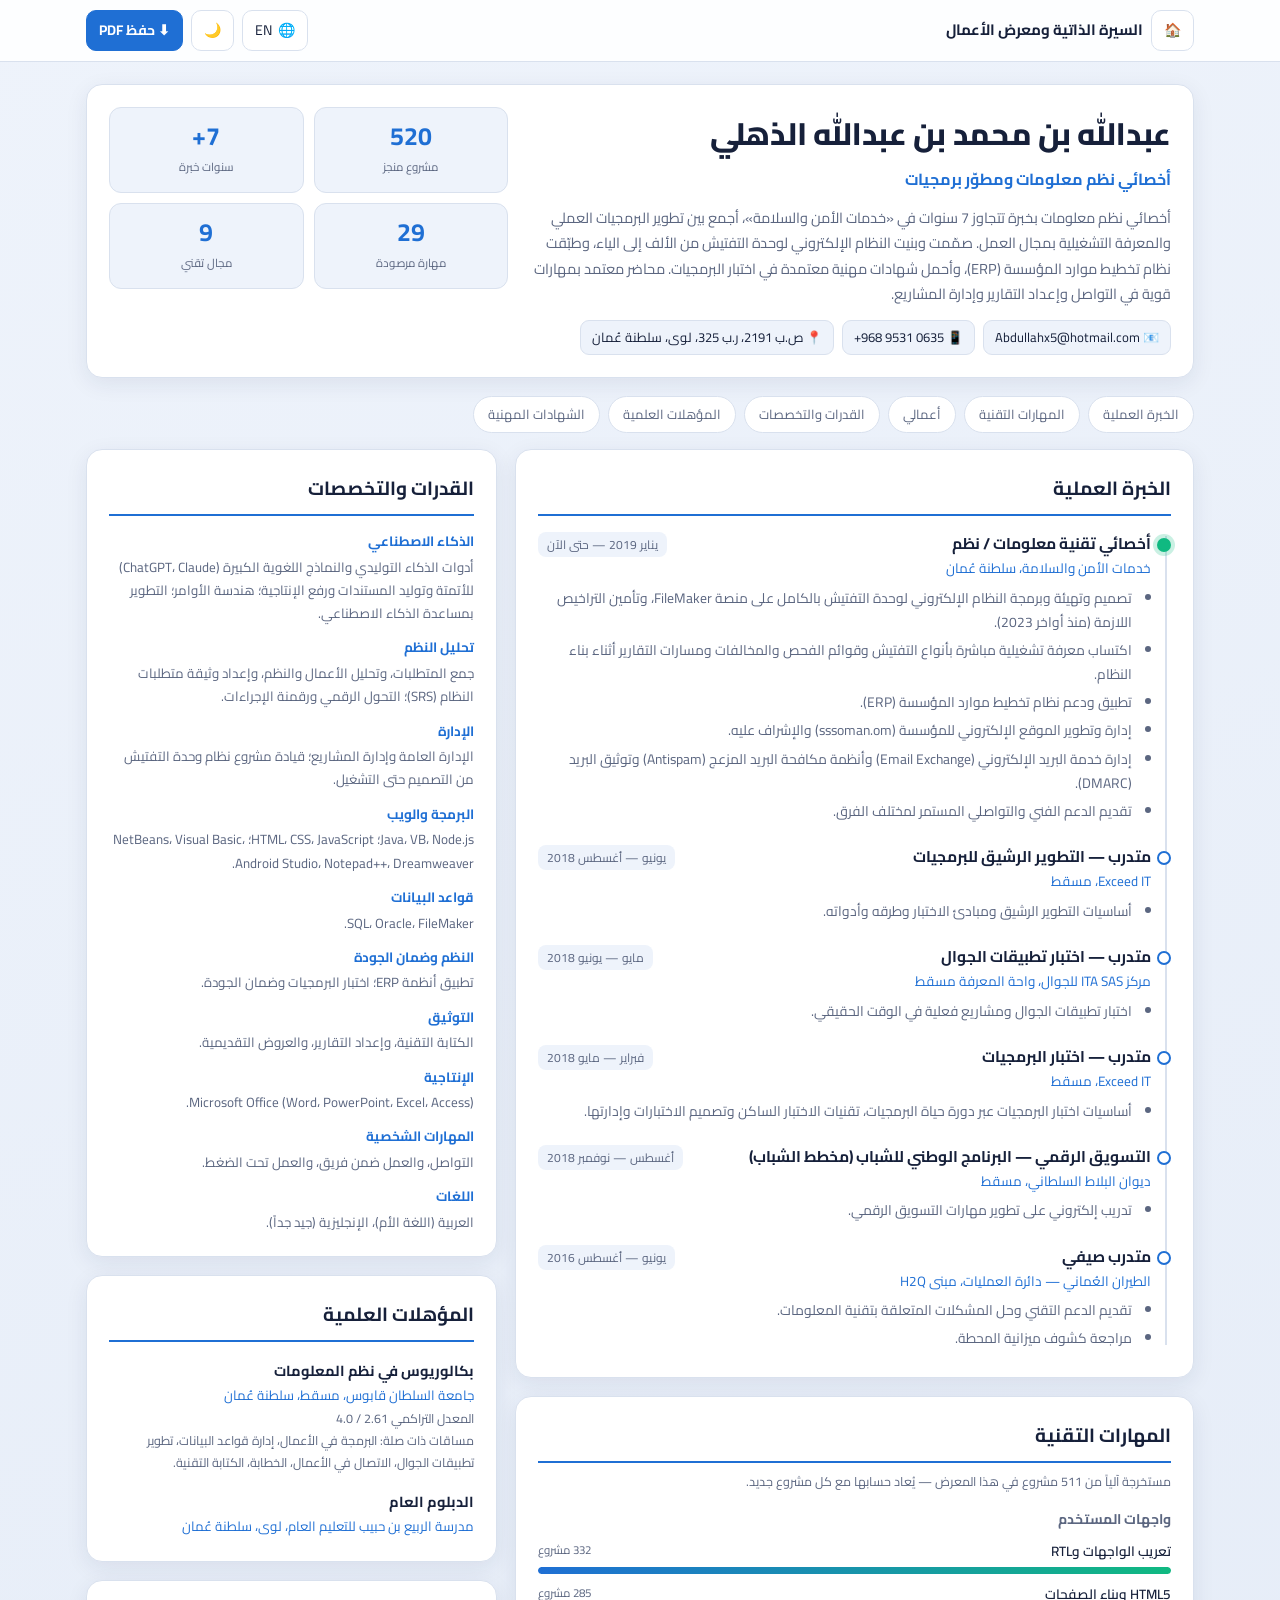
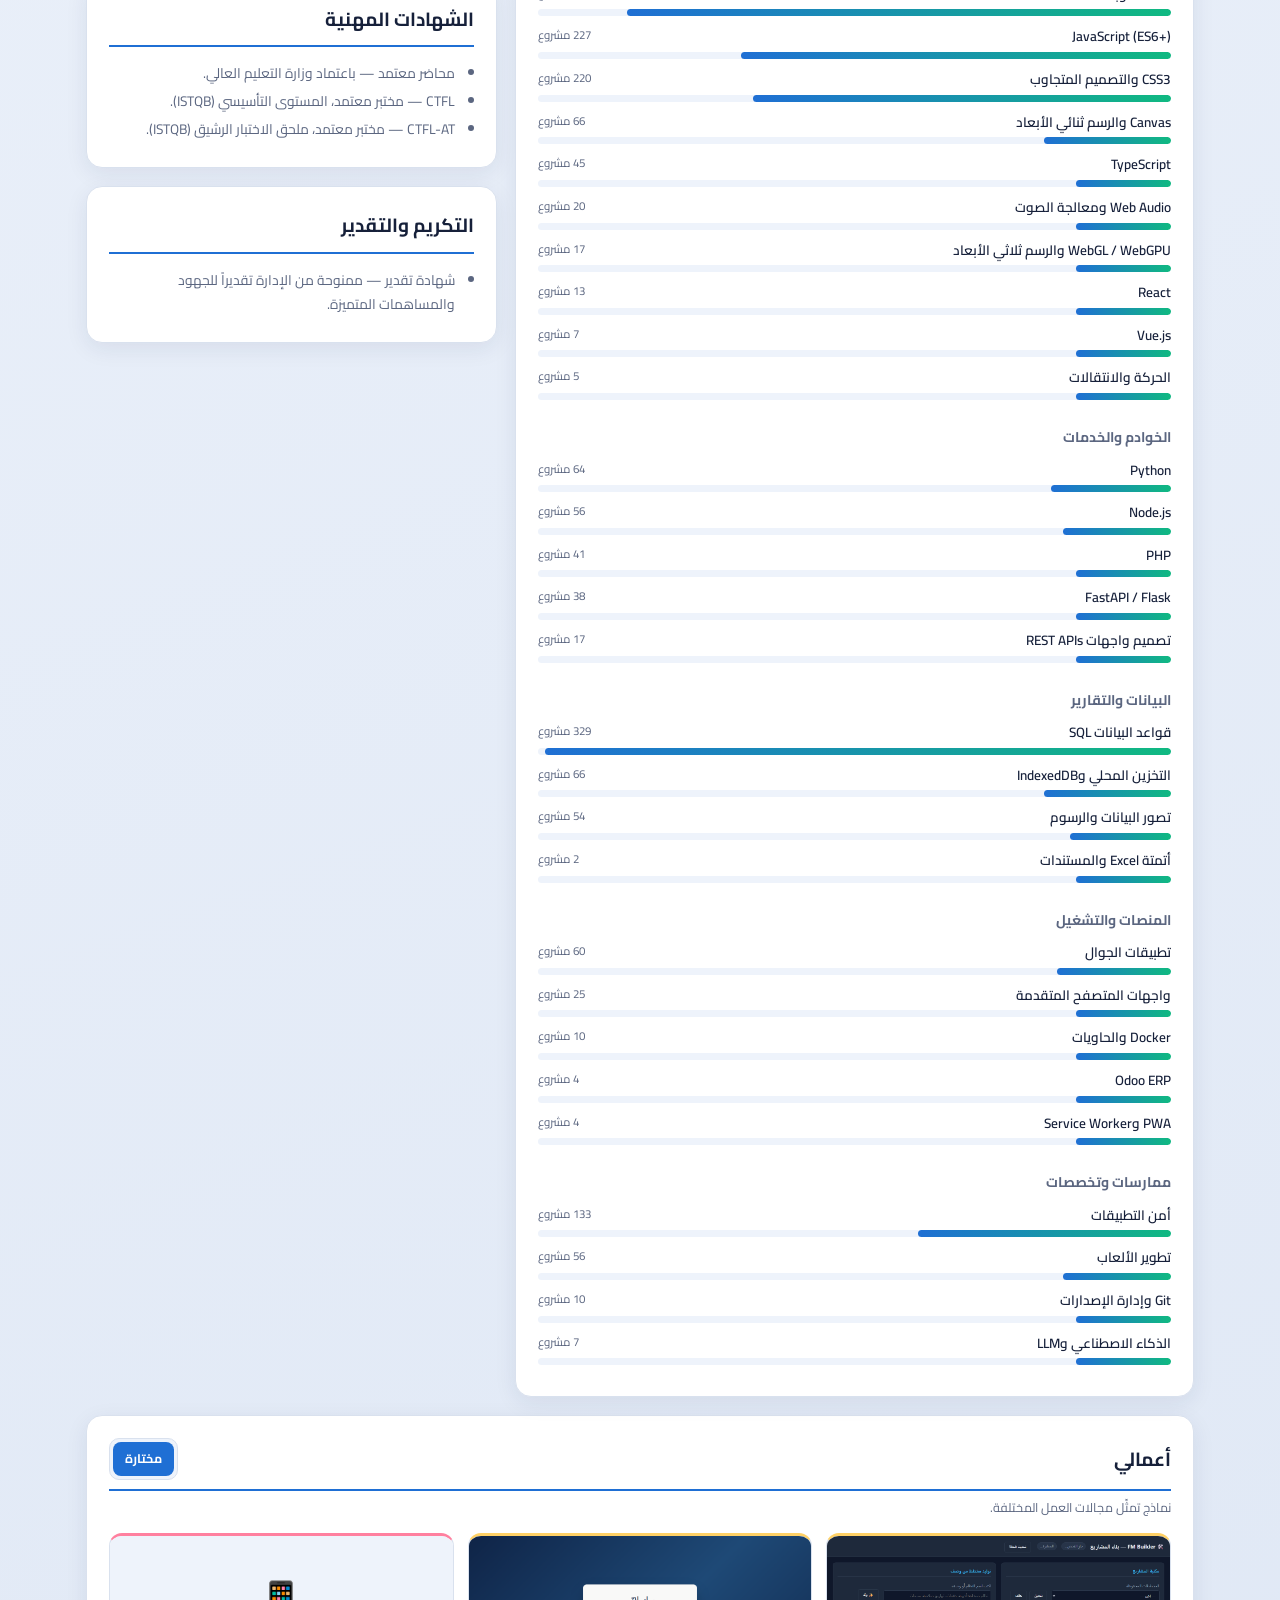
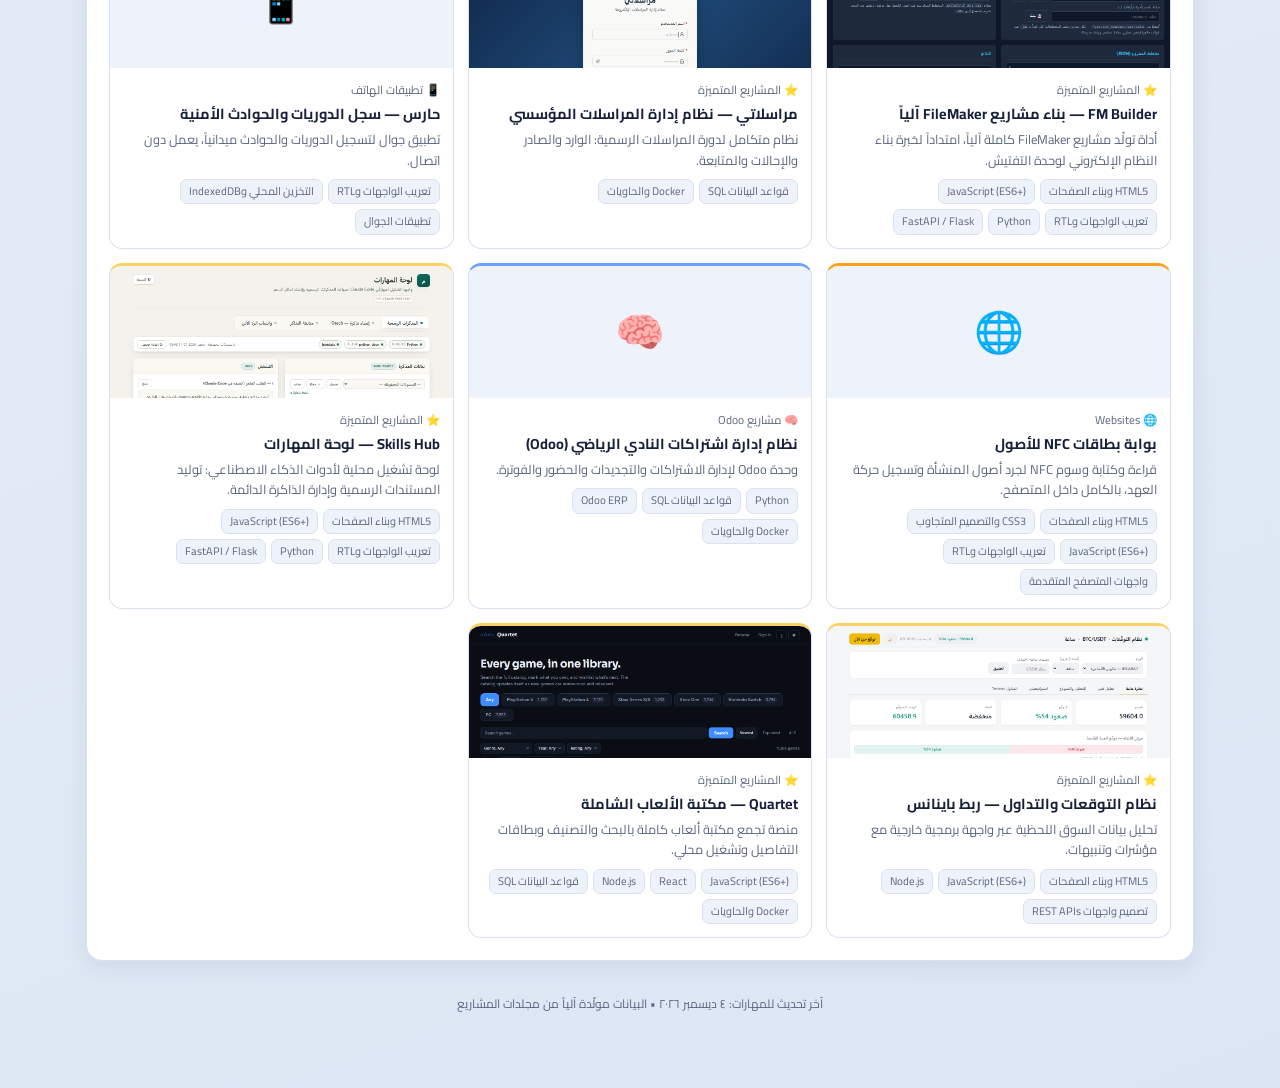
<file: index.html>
<!DOCTYPE html>
<html lang="ar" dir="rtl" data-lang="ar">
<head>
<meta charset="UTF-8">
<meta name="viewport" content="width=device-width, initial-scale=1">
<title>السيرة الذاتية ومعرض الأعمال — عبدالله الذهلي</title>
<link rel="preconnect" href="https://fonts.googleapis.com">
<link rel="preconnect" href="https://fonts.gstatic.com" crossorigin>
<link href="https://fonts.googleapis.com/css2?family=Cairo:wght@400;600;700;800&family=Inter:wght@400;600;700;800&display=swap" rel="stylesheet">
<link rel="stylesheet" href="styles.css">
</head>
<body>

<div id="loader" class="loader">جارِ التحميل…</div>

<!-- شريط التحكم (لا يُطبع) -->
<header class="topbar noprint">
  <div class="tb-in">
    <a class="tb-btn" href="../index.html" title="الرجوع للمعرض">🏠</a>
    <strong class="tb-title" data-i18n="brandTitle">السيرة الذاتية ومعرض الأعمال</strong>
    <div class="tb-sp"></div>
    <button class="tb-btn" id="langBtn" title="Arabic / English">🌐 <span id="langLabel">EN</span></button>
    <button class="tb-btn" id="themeBtn" title="الوضع الليلي">🌙</button>
    <button class="tb-btn primary" id="printBtn" data-i18n="printCv">⬇ حفظ PDF</button>
  </div>
</header>

<main class="page">

  <!-- ══ الترويسة ══ -->
  <section class="hero card">
    <div class="hero-txt">
      <h1 id="pName"></h1>
      <p class="role" id="pTitle"></p>
      <p class="summary" id="pSummary"></p>
      <ul class="contact" id="pContact"></ul>
    </div>
    <div class="hero-stats" id="heroStats"></div>
    <div class="printqr"><div class="qrbox"><svg xmlns="http://www.w3.org/2000/svg" viewBox="0 0 33 33" class="qr"><path class="qrline" stroke="#000" d="M2 2.5h7m2 0h1m4 0h1m2 0h3m2 0h7m-29 1h1m5 0h1m1 0h2m1 0h1m1 0h1m3 0h1m1 0h2m1 0h1m5 0h1m-29 1h1m1 0h3m1 0h1m2 0h1m5 0h1m3 0h1m2 0h1m1 0h3m1 0h1m-29 1h1m1 0h3m1 0h1m3 0h1m1 0h2m4 0h2m2 0h1m1 0h3m1 0h1m-29 1h1m1 0h3m1 0h1m1 0h3m1 0h2m2 0h1m2 0h1m2 0h1m1 0h3m1 0h1m-29 1h1m5 0h1m4 0h1m2 0h2m1 0h3m2 0h1m5 0h1m-29 1h7m1 0h1m1 0h1m1 0h1m1 0h1m1 0h1m1 0h1m1 0h1m1 0h7m-20 1h2m4 0h1m1 0h1m2 0h1m-21 1h1m1 0h1m1 0h1m1 0h1m9 0h2m1 0h2m3 0h1m2 0h1m-27 1h2m1 0h1m2 0h4m1 0h2m1 0h1m6 0h1m2 0h1m2 0h1m-26 1h2m1 0h6m2 0h1m3 0h1m1 0h4m2 0h3m-27 1h4m3 0h3m1 0h2m1 0h2m1 0h1m1 0h1m1 0h1m3 0h1m-28 1h2m3 0h6m3 0h4m3 0h3m1 0h1m1 0h2m-29 1h1m1 0h2m3 0h1m2 0h2m2 0h1m2 0h2m2 0h2m2 0h1m2 0h1m-28 1h1m2 0h3m5 0h2m2 0h1m3 0h3m2 0h1m1 0h2m-29 1h4m3 0h3m1 0h2m3 0h4m4 0h2m1 0h1m-27 1h3m2 0h1m4 0h1m5 0h1m3 0h2m2 0h1m1 0h2m-28 1h1m2 0h1m2 0h3m1 0h1m1 0h1m1 0h3m4 0h1m2 0h2m1 0h1m-29 1h1m1 0h5m2 0h2m1 0h1m1 0h1m2 0h2m1 0h1m1 0h2m3 0h2m-28 1h1m1 0h1m3 0h2m1 0h1m2 0h2m2 0h1m1 0h1m1 0h2m1 0h2m1 0h1m-28 1h1m3 0h1m1 0h1m5 0h1m1 0h1m1 0h3m1 0h5m-17 1h2m4 0h3m3 0h1m3 0h1m1 0h3m-29 1h7m3 0h4m3 0h1m1 0h2m1 0h1m1 0h2m1 0h2m-29 1h1m5 0h1m3 0h2m4 0h2m1 0h2m3 0h2m1 0h2m-29 1h1m1 0h3m1 0h1m1 0h4m3 0h3m2 0h5m3 0h1m-29 1h1m1 0h3m1 0h1m4 0h1m1 0h1m6 0h1m2 0h2m1 0h3m-29 1h1m1 0h3m1 0h1m1 0h2m4 0h1m3 0h4m1 0h3m2 0h1m-29 1h1m5 0h1m2 0h5m2 0h3m1 0h3m4 0h1m-28 1h7m1 0h2m1 0h2m2 0h3m2 0h1m1 0h2m3 0h2"/></svg></div><span>امسح لفتح النسخة التفاعلية<br>https://monsterx7000.github.io/CV/</span></div><!-- يُحقن رمز QR هنا في حزمة النشر فقط (نسخة الطباعة) -->
  </section>

  <!-- ══ التنقل بين الأقسام (لا يُطبع) ══ -->
  <nav class="tabs noprint" id="tabs"></nav>

  <div class="cols">
  <div class="col-main">

    <!-- الخبرة -->
    <section class="card" id="sec-experience">
      <h2 data-i18n="experience">الخبرة العملية</h2>
      <div class="timeline" id="expList"></div>
    </section>

    <!-- المهارات التقنية الآلية -->
    <section class="card" id="sec-skills">
      <h2 data-i18n="autoSkills">المهارات التقنية</h2>
      <p class="hint" id="skillsHint"></p>
      <div class="skillcats" id="skillCats"></div>
    </section>

  </div>
  <aside class="col-side">

    <!-- خبرات ومهارات يدوية -->
    <section class="card" id="sec-manual">
      <h2 data-i18n="capabilities">القدرات والتخصصات</h2>
      <dl class="deflist" id="manualSkills"></dl>
    </section>

    <section class="card" id="sec-education">
      <h2 data-i18n="education">المؤهلات العلمية</h2>
      <div id="eduList"></div>
    </section>

    <section class="card" id="sec-certs">
      <h2 data-i18n="certifications">الشهادات المهنية</h2>
      <ul class="bullets" id="certList"></ul>
    </section>

    <section class="card" id="sec-awards">
      <h2 data-i18n="awards">التكريم والتقدير</h2>
      <ul class="bullets" id="awardList"></ul>
    </section>

  </aside>
  </div>

  <!-- أعمالي: بعرض الصفحة كاملاً — مختارة / فهرس المكتبة / المكتبة كاملة -->
  <section class="card" id="sec-featured">
    <div class="libhead">
      <h2 data-i18n="myWork">أعمالي</h2>
      <div class="segmented noprint" id="libModes"></div>
    </div>
    <input type="search" id="libSearch" class="libsearch noprint" hidden>
    <p class="hint" id="libHint"></p>
    <div class="fgrid" id="libGrid"></div>
    <div class="libmore noprint" id="libMore" hidden></div>
    <!-- شبكة الأقسام تظهر فقط في وضع «مختارة» على النسخة المحلية -->
    <div class="secgrid noprint" id="secGrid" hidden></div>
  </section>

  <footer class="foot">
    <span id="footNote"></span>
  </footer>
</main>

<script src="data.js"></script>
<script src="app.js"></script>
</body>
</html>
</file>
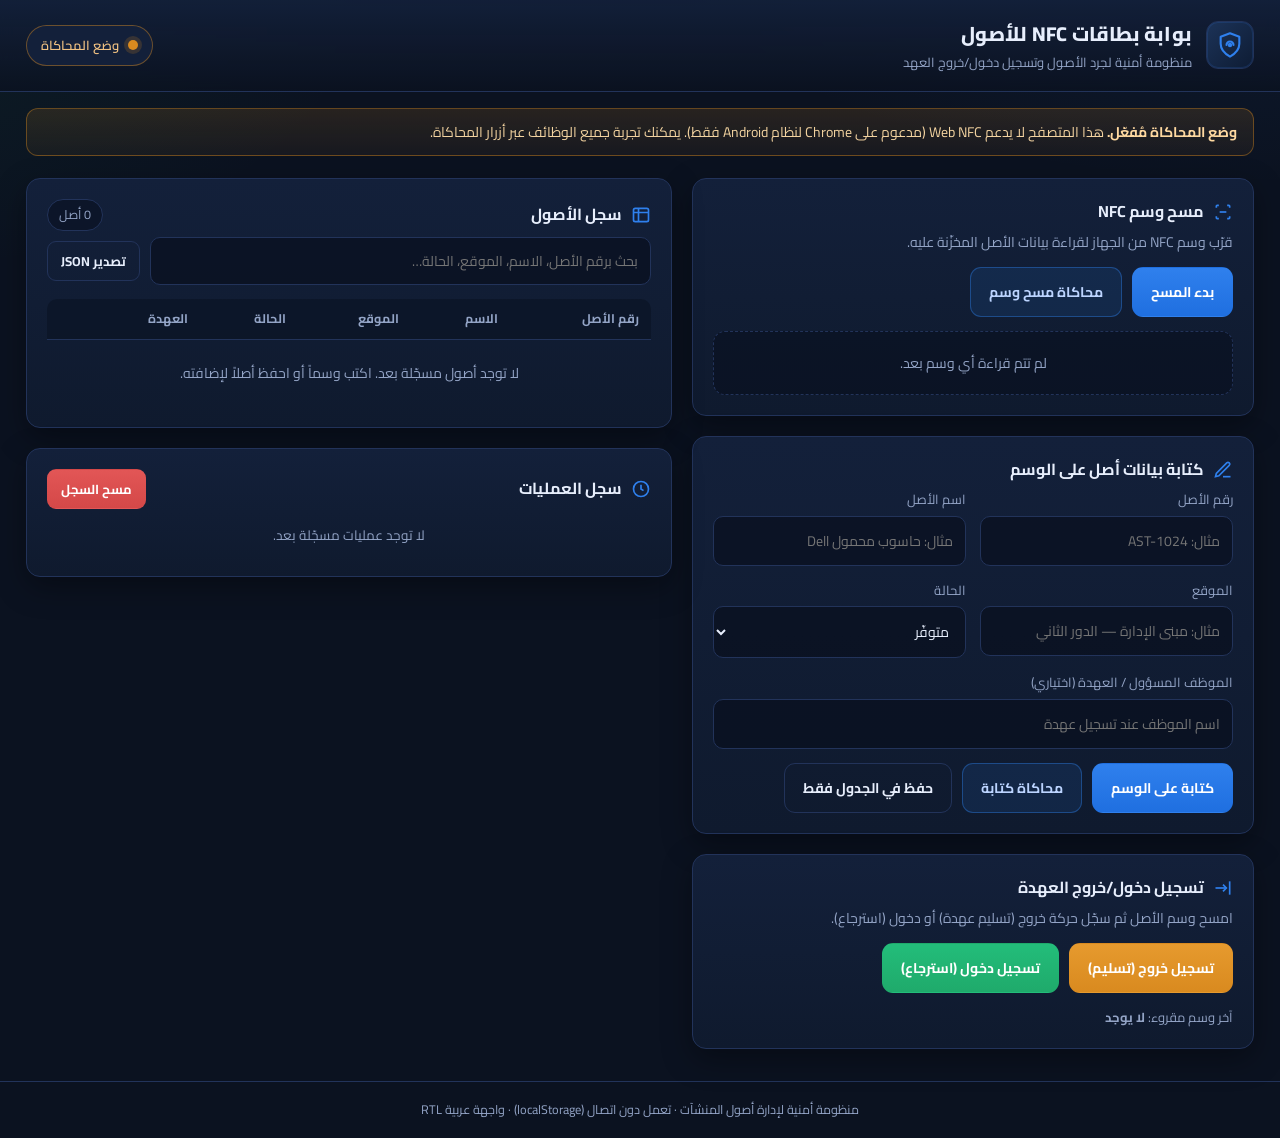
<file: projects/websites-59-nfc-asset-gate/index.html>
<!DOCTYPE html>
<html lang="ar" dir="rtl">
<head>
  <meta charset="UTF-8" />
  <meta name="viewport" content="width=device-width, initial-scale=1.0" />
  <title>بوابة بطاقات NFC للأصول</title>
  <link rel="preconnect" href="https://fonts.googleapis.com" />
  <link rel="preconnect" href="https://fonts.gstatic.com" crossorigin />
  <link href="https://fonts.googleapis.com/css2?family=Cairo:wght@400;600;700;800&display=swap" rel="stylesheet" />
  <link rel="stylesheet" href="styles.css" />
</head>
<body>
  <!-- شريط علوي -->
  <header class="topbar">
    <div class="brand">
      <span class="logo" aria-hidden="true">
        <svg viewBox="0 0 24 24" width="28" height="28" fill="none" stroke="currentColor" stroke-width="1.8" stroke-linecap="round" stroke-linejoin="round">
          <path d="M12 2 4 5v6c0 5 3.5 8.5 8 11 4.5-2.5 8-6 8-11V5l-8-3z"/>
          <path d="M9 12a3 3 0 0 1 6 0"/>
          <circle cx="12" cy="12" r="1"/>
        </svg>
      </span>
      <div class="brand-text">
        <h1>بوابة بطاقات NFC للأصول</h1>
        <p>منظومة أمنية لجرد الأصول وتسجيل دخول/خروج العهد</p>
      </div>
    </div>
    <div id="nfcStatus" class="nfc-badge unknown" title="حالة دعم تقنية NFC">
      <span class="dot"></span>
      <span class="label">جارٍ الفحص…</span>
    </div>
  </header>

  <!-- تنبيه المحاكاة -->
  <div id="simNotice" class="sim-notice hidden">
    <strong>وضع المحاكاة مُفعّل.</strong>
    هذا المتصفح لا يدعم Web NFC (مدعوم على Chrome لنظام Android فقط). يمكنك تجربة جميع الوظائف عبر أزرار المحاكاة.
  </div>

  <main class="layout">
    <!-- العمود الأيمن: العمليات -->
    <section class="col col-ops">
      <!-- بطاقة المسح -->
      <div class="card">
        <div class="card-head">
          <h2>
            <svg viewBox="0 0 24 24" width="20" height="20" fill="none" stroke="currentColor" stroke-width="2"><path d="M4 7V5a1 1 0 0 1 1-1h2M17 4h2a1 1 0 0 1 1 1v2M20 17v2a1 1 0 0 1-1 1h-2M7 20H5a1 1 0 0 1-1-1v-2"/><path d="M8 12h8"/></svg>
            مسح وسم NFC
          </h2>
        </div>
        <p class="muted">قرّب وسم NFC من الجهاز لقراءة بيانات الأصل المخزّنة عليه.</p>
        <div class="btn-row">
          <button id="btnScan" class="btn btn-primary">بدء المسح</button>
          <button id="btnSimScan" class="btn btn-ghost sim-only">محاكاة مسح وسم</button>
        </div>
        <div id="scanResult" class="scan-result empty">
          <span class="placeholder">لم تتم قراءة أي وسم بعد.</span>
        </div>
      </div>

      <!-- بطاقة الكتابة -->
      <div class="card">
        <div class="card-head">
          <h2>
            <svg viewBox="0 0 24 24" width="20" height="20" fill="none" stroke="currentColor" stroke-width="2"><path d="M12 20h9"/><path d="M16.5 3.5a2.1 2.1 0 0 1 3 3L7 19l-4 1 1-4 12.5-12.5z"/></svg>
            كتابة بيانات أصل على الوسم
          </h2>
        </div>
        <form id="writeForm" class="form-grid" autocomplete="off">
          <label class="field">
            <span>رقم الأصل</span>
            <input type="text" id="assetId" placeholder="مثال: AST-1024" required />
          </label>
          <label class="field">
            <span>اسم الأصل</span>
            <input type="text" id="assetName" placeholder="مثال: حاسوب محمول Dell" required />
          </label>
          <label class="field">
            <span>الموقع</span>
            <input type="text" id="assetLocation" placeholder="مثال: مبنى الإدارة — الدور الثاني" required />
          </label>
          <label class="field">
            <span>الحالة</span>
            <select id="assetStatus" required>
              <option value="متوفّر">متوفّر</option>
              <option value="بعهدة موظف">بعهدة موظف</option>
              <option value="تحت الصيانة">تحت الصيانة</option>
              <option value="خارج الخدمة">خارج الخدمة</option>
              <option value="مفقود">مفقود</option>
            </select>
          </label>
          <label class="field field-full">
            <span>الموظف المسؤول / العهدة (اختياري)</span>
            <input type="text" id="assetHolder" placeholder="اسم الموظف عند تسجيل عهدة" />
          </label>
          <div class="btn-row field-full">
            <button type="submit" id="btnWrite" class="btn btn-primary">كتابة على الوسم</button>
            <button type="button" id="btnSimWrite" class="btn btn-ghost sim-only">محاكاة كتابة</button>
            <button type="button" id="btnSaveOnly" class="btn btn-outline">حفظ في الجدول فقط</button>
          </div>
        </form>
      </div>

      <!-- تسجيل دخول/خروج العهدة -->
      <div class="card">
        <div class="card-head">
          <h2>
            <svg viewBox="0 0 24 24" width="20" height="20" fill="none" stroke="currentColor" stroke-width="2"><path d="M3 12h13"/><path d="m12 8 4 4-4 4"/><path d="M20 4v16"/></svg>
            تسجيل دخول/خروج العهدة
          </h2>
        </div>
        <p class="muted">امسح وسم الأصل ثم سجّل حركة خروج (تسليم عهدة) أو دخول (استرجاع).</p>
        <div class="btn-row">
          <button id="btnCheckOut" class="btn btn-warn">تسجيل خروج (تسليم)</button>
          <button id="btnCheckIn" class="btn btn-ok">تسجيل دخول (استرجاع)</button>
        </div>
        <p id="lastScanned" class="muted small">آخر وسم مقروء: <strong>لا يوجد</strong></p>
      </div>
    </section>

    <!-- العمود الأيسر: الأصول والسجل -->
    <section class="col col-data">
      <!-- جدول الأصول -->
      <div class="card">
        <div class="card-head between">
          <h2>
            <svg viewBox="0 0 24 24" width="20" height="20" fill="none" stroke="currentColor" stroke-width="2"><rect x="3" y="4" width="18" height="16" rx="2"/><path d="M3 9h18M9 4v16"/></svg>
            سجل الأصول
          </h2>
          <span id="assetCount" class="pill">0 أصل</span>
        </div>
        <div class="toolbar">
          <input type="search" id="searchBox" class="search" placeholder="بحث برقم الأصل، الاسم، الموقع، الحالة…" />
          <button id="btnExport" class="btn btn-outline btn-sm">تصدير JSON</button>
        </div>
        <div class="table-wrap">
          <table class="data-table">
            <thead>
              <tr>
                <th>رقم الأصل</th>
                <th>الاسم</th>
                <th>الموقع</th>
                <th>الحالة</th>
                <th>العهدة</th>
                <th></th>
              </tr>
            </thead>
            <tbody id="assetTableBody">
              <!-- يُملأ ديناميكياً -->
            </tbody>
          </table>
          <div id="emptyAssets" class="empty-state">لا توجد أصول مسجّلة بعد. اكتب وسماً أو احفظ أصلاً لإضافته.</div>
        </div>
      </div>

      <!-- سجل العمليات -->
      <div class="card">
        <div class="card-head between">
          <h2>
            <svg viewBox="0 0 24 24" width="20" height="20" fill="none" stroke="currentColor" stroke-width="2"><circle cx="12" cy="12" r="9"/><path d="M12 7v5l3 2"/></svg>
            سجل العمليات
          </h2>
          <button id="btnClearLog" class="btn btn-danger btn-sm">مسح السجل</button>
        </div>
        <ul id="logList" class="log-list">
          <li class="log-empty">لا توجد عمليات مسجّلة بعد.</li>
        </ul>
      </div>
    </section>
  </main>

  <!-- منطقة التنبيهات -->
  <div id="toastZone" class="toast-zone" aria-live="polite"></div>

  <footer class="footer">
    <span>منظومة أمنية لإدارة أصول المنشآت · تعمل دون اتصال (localStorage) · واجهة عربية RTL</span>
  </footer>

  <script src="app.js"></script>
</body>
</html>
</file>
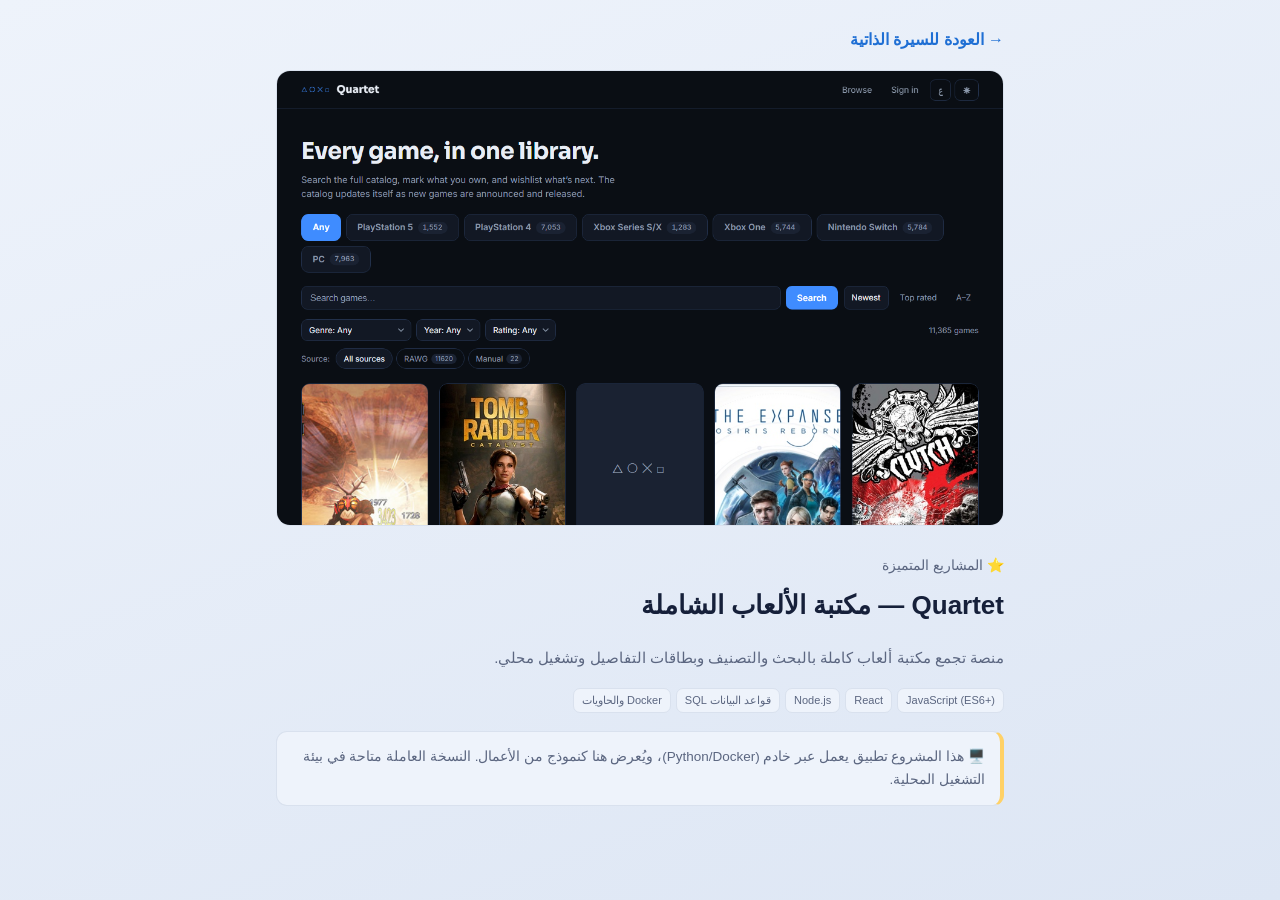
<file: projects/featured-projects-01-playstation-library.html>
<!DOCTYPE html>
<html lang="ar" dir="rtl" data-theme="light">
<head>
<meta charset="UTF-8"><meta name="viewport" content="width=device-width, initial-scale=1">
<title>Quartet — مكتبة الألعاب الشاملة</title>
<link rel="stylesheet" href="../styles.css">
<style>
  body{max-width:760px;margin:0 auto;padding:26px 16px}
  .dback{display:inline-block;margin-bottom:16px;color:var(--accent);text-decoration:none;font-weight:700}
  .dthumb{width:100%;border-radius:14px;border:1px solid var(--border);margin-bottom:18px}
  .dthumb.ph{height:200px;display:grid;place-items:center;font-size:64px;background:var(--chip)}
  .dsec{color:var(--muted);font-size:14px;margin-bottom:6px}
  h1{margin:.1em 0 .4em;font-size:26px}
  .dnote{color:var(--muted);font-size:15px;line-height:1.85;margin-bottom:16px}
  .dserver{background:var(--chip);border:1px solid var(--border);border-inline-start:4px solid #ffd166;
    border-radius:11px;padding:13px 15px;font-size:13.5px;color:var(--muted);margin-top:18px}
</style>
</head>
<body>
<a class="dback" href="../index.html">→ العودة للسيرة الذاتية</a>
<img class="dthumb" src="../assets/thumbs/featured-projects-01-playstation-library.png" alt="">
<div class="dsec">⭐ المشاريع المتميزة</div>
<h1>Quartet — مكتبة الألعاب الشاملة</h1>
<p class="dnote">منصة تجمع مكتبة ألعاب كاملة بالبحث والتصنيف وبطاقات التفاصيل وتشغيل محلي.</p>
<div class="fchips"><span class="fchip">JavaScript (ES6+)</span><span class="fchip">React</span><span class="fchip">Node.js</span><span class="fchip">قواعد البيانات SQL</span><span class="fchip">Docker والحاويات</span></div>
<div class="dserver">🖥️ هذا المشروع تطبيق يعمل عبر خادم (Python/Docker)، ويُعرض هنا كنموذج
  من الأعمال. النسخة العاملة متاحة في بيئة التشغيل المحلية.</div>
</body>
</html>
</file>
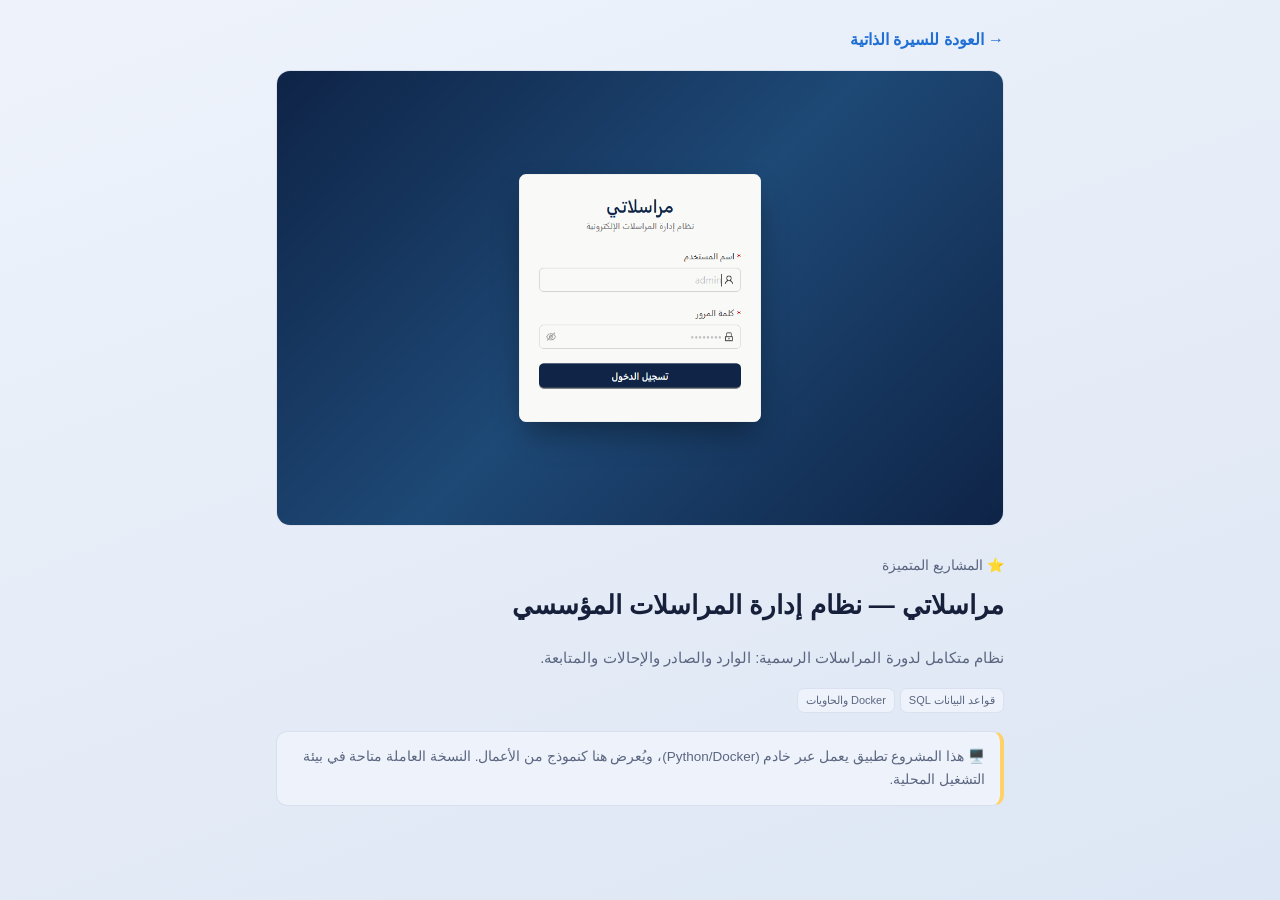
<file: projects/featured-projects-02-morasalati.html>
<!DOCTYPE html>
<html lang="ar" dir="rtl" data-theme="light">
<head>
<meta charset="UTF-8"><meta name="viewport" content="width=device-width, initial-scale=1">
<title>مراسلاتي — نظام إدارة المراسلات المؤسسي</title>
<link rel="stylesheet" href="../styles.css">
<style>
  body{max-width:760px;margin:0 auto;padding:26px 16px}
  .dback{display:inline-block;margin-bottom:16px;color:var(--accent);text-decoration:none;font-weight:700}
  .dthumb{width:100%;border-radius:14px;border:1px solid var(--border);margin-bottom:18px}
  .dthumb.ph{height:200px;display:grid;place-items:center;font-size:64px;background:var(--chip)}
  .dsec{color:var(--muted);font-size:14px;margin-bottom:6px}
  h1{margin:.1em 0 .4em;font-size:26px}
  .dnote{color:var(--muted);font-size:15px;line-height:1.85;margin-bottom:16px}
  .dserver{background:var(--chip);border:1px solid var(--border);border-inline-start:4px solid #ffd166;
    border-radius:11px;padding:13px 15px;font-size:13.5px;color:var(--muted);margin-top:18px}
</style>
</head>
<body>
<a class="dback" href="../index.html">→ العودة للسيرة الذاتية</a>
<img class="dthumb" src="../assets/thumbs/featured-projects-02-morasalati.png" alt="">
<div class="dsec">⭐ المشاريع المتميزة</div>
<h1>مراسلاتي — نظام إدارة المراسلات المؤسسي</h1>
<p class="dnote">نظام متكامل لدورة المراسلات الرسمية: الوارد والصادر والإحالات والمتابعة.</p>
<div class="fchips"><span class="fchip">قواعد البيانات SQL</span><span class="fchip">Docker والحاويات</span></div>
<div class="dserver">🖥️ هذا المشروع تطبيق يعمل عبر خادم (Python/Docker)، ويُعرض هنا كنموذج
  من الأعمال. النسخة العاملة متاحة في بيئة التشغيل المحلية.</div>
</body>
</html>
</file>
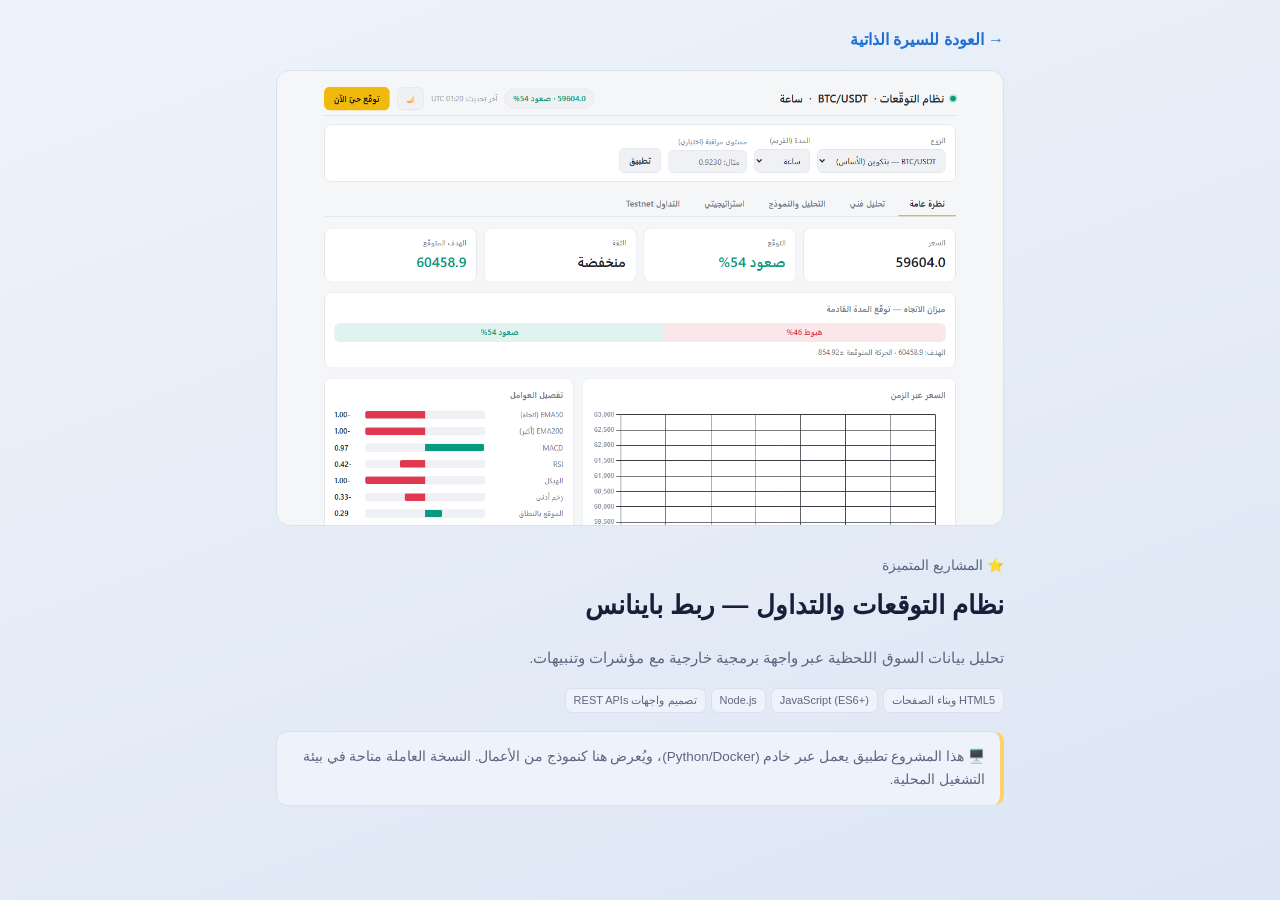
<file: projects/featured-projects-05-trading-forecast.html>
<!DOCTYPE html>
<html lang="ar" dir="rtl" data-theme="light">
<head>
<meta charset="UTF-8"><meta name="viewport" content="width=device-width, initial-scale=1">
<title>نظام التوقعات والتداول — ربط باينانس</title>
<link rel="stylesheet" href="../styles.css">
<style>
  body{max-width:760px;margin:0 auto;padding:26px 16px}
  .dback{display:inline-block;margin-bottom:16px;color:var(--accent);text-decoration:none;font-weight:700}
  .dthumb{width:100%;border-radius:14px;border:1px solid var(--border);margin-bottom:18px}
  .dthumb.ph{height:200px;display:grid;place-items:center;font-size:64px;background:var(--chip)}
  .dsec{color:var(--muted);font-size:14px;margin-bottom:6px}
  h1{margin:.1em 0 .4em;font-size:26px}
  .dnote{color:var(--muted);font-size:15px;line-height:1.85;margin-bottom:16px}
  .dserver{background:var(--chip);border:1px solid var(--border);border-inline-start:4px solid #ffd166;
    border-radius:11px;padding:13px 15px;font-size:13.5px;color:var(--muted);margin-top:18px}
</style>
</head>
<body>
<a class="dback" href="../index.html">→ العودة للسيرة الذاتية</a>
<img class="dthumb" src="../assets/thumbs/featured-projects-05-trading-forecast.png" alt="">
<div class="dsec">⭐ المشاريع المتميزة</div>
<h1>نظام التوقعات والتداول — ربط باينانس</h1>
<p class="dnote">تحليل بيانات السوق اللحظية عبر واجهة برمجية خارجية مع مؤشرات وتنبيهات.</p>
<div class="fchips"><span class="fchip">HTML5 وبناء الصفحات</span><span class="fchip">JavaScript (ES6+)</span><span class="fchip">Node.js</span><span class="fchip">تصميم واجهات REST APIs</span></div>
<div class="dserver">🖥️ هذا المشروع تطبيق يعمل عبر خادم (Python/Docker)، ويُعرض هنا كنموذج
  من الأعمال. النسخة العاملة متاحة في بيئة التشغيل المحلية.</div>
</body>
</html>
</file>
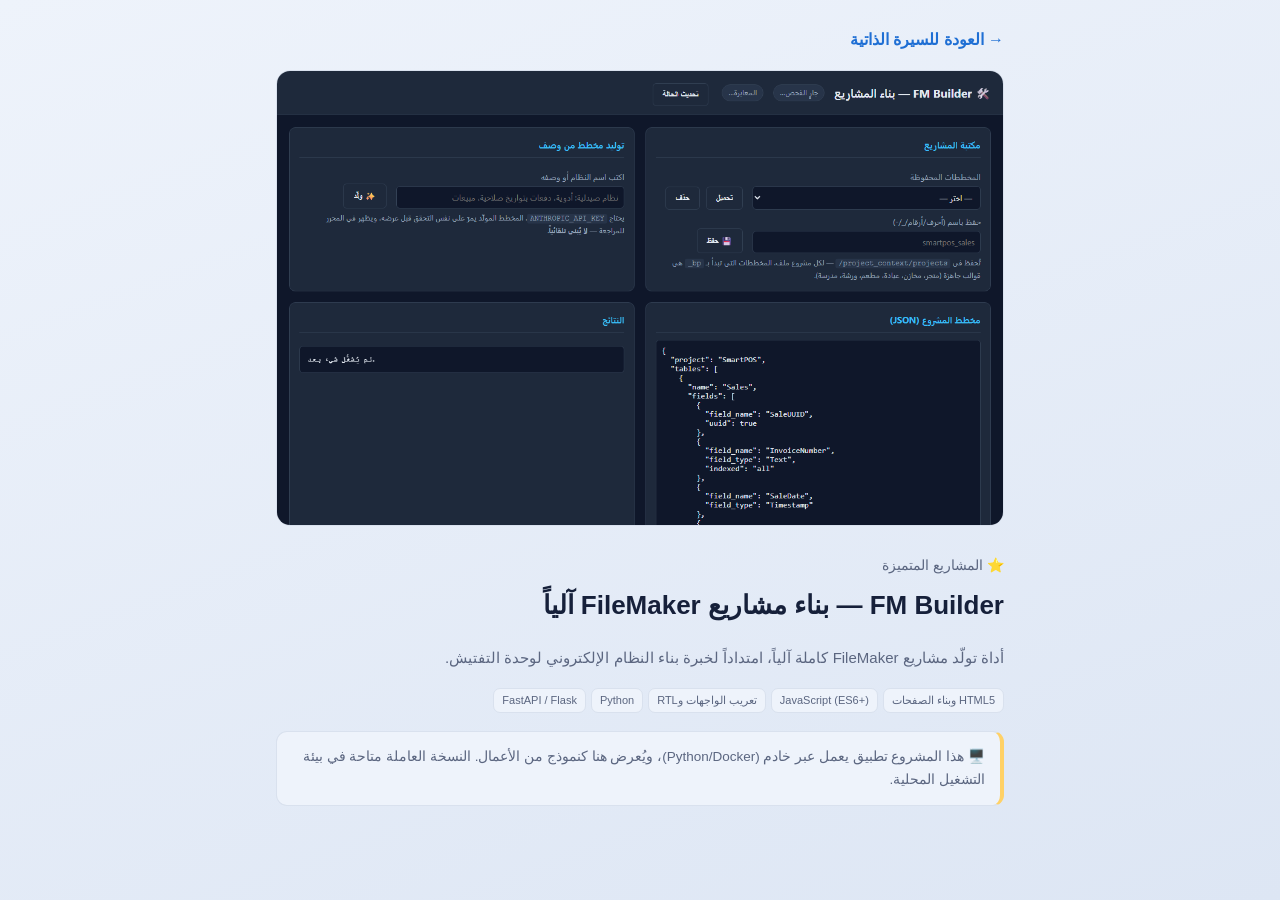
<file: projects/featured-projects-06-fm-builder.html>
<!DOCTYPE html>
<html lang="ar" dir="rtl" data-theme="light">
<head>
<meta charset="UTF-8"><meta name="viewport" content="width=device-width, initial-scale=1">
<title>FM Builder — بناء مشاريع FileMaker آلياً</title>
<link rel="stylesheet" href="../styles.css">
<style>
  body{max-width:760px;margin:0 auto;padding:26px 16px}
  .dback{display:inline-block;margin-bottom:16px;color:var(--accent);text-decoration:none;font-weight:700}
  .dthumb{width:100%;border-radius:14px;border:1px solid var(--border);margin-bottom:18px}
  .dthumb.ph{height:200px;display:grid;place-items:center;font-size:64px;background:var(--chip)}
  .dsec{color:var(--muted);font-size:14px;margin-bottom:6px}
  h1{margin:.1em 0 .4em;font-size:26px}
  .dnote{color:var(--muted);font-size:15px;line-height:1.85;margin-bottom:16px}
  .dserver{background:var(--chip);border:1px solid var(--border);border-inline-start:4px solid #ffd166;
    border-radius:11px;padding:13px 15px;font-size:13.5px;color:var(--muted);margin-top:18px}
</style>
</head>
<body>
<a class="dback" href="../index.html">→ العودة للسيرة الذاتية</a>
<img class="dthumb" src="../assets/thumbs/featured-projects-06-fm-builder.png" alt="">
<div class="dsec">⭐ المشاريع المتميزة</div>
<h1>FM Builder — بناء مشاريع FileMaker آلياً</h1>
<p class="dnote">أداة تولّد مشاريع FileMaker كاملة آلياً، امتداداً لخبرة بناء النظام الإلكتروني لوحدة التفتيش.</p>
<div class="fchips"><span class="fchip">HTML5 وبناء الصفحات</span><span class="fchip">JavaScript (ES6+)</span><span class="fchip">تعريب الواجهات وRTL</span><span class="fchip">Python</span><span class="fchip">FastAPI / Flask</span></div>
<div class="dserver">🖥️ هذا المشروع تطبيق يعمل عبر خادم (Python/Docker)، ويُعرض هنا كنموذج
  من الأعمال. النسخة العاملة متاحة في بيئة التشغيل المحلية.</div>
</body>
</html>
</file>
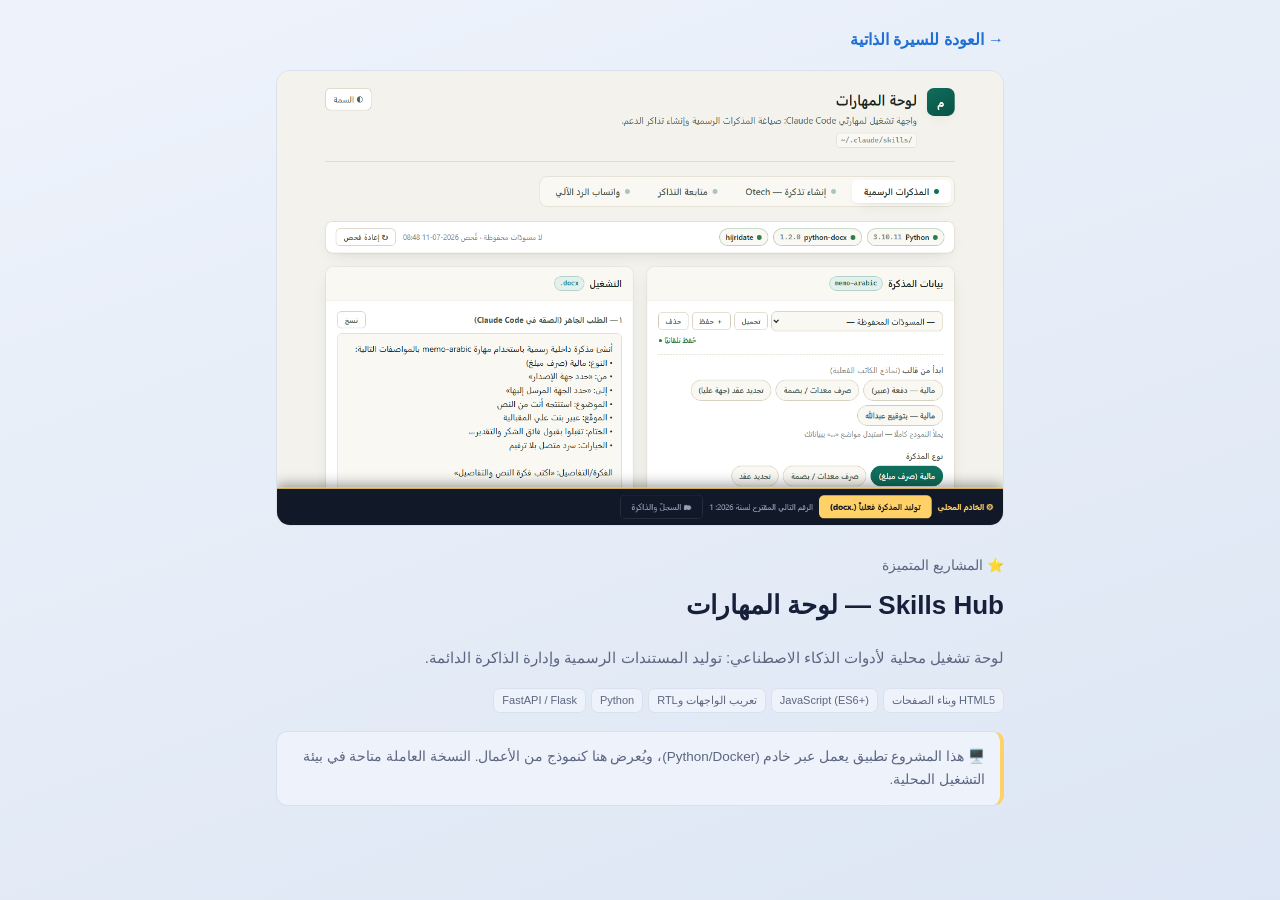
<file: projects/featured-projects-07-skills-hub.html>
<!DOCTYPE html>
<html lang="ar" dir="rtl" data-theme="light">
<head>
<meta charset="UTF-8"><meta name="viewport" content="width=device-width, initial-scale=1">
<title>Skills Hub — لوحة المهارات</title>
<link rel="stylesheet" href="../styles.css">
<style>
  body{max-width:760px;margin:0 auto;padding:26px 16px}
  .dback{display:inline-block;margin-bottom:16px;color:var(--accent);text-decoration:none;font-weight:700}
  .dthumb{width:100%;border-radius:14px;border:1px solid var(--border);margin-bottom:18px}
  .dthumb.ph{height:200px;display:grid;place-items:center;font-size:64px;background:var(--chip)}
  .dsec{color:var(--muted);font-size:14px;margin-bottom:6px}
  h1{margin:.1em 0 .4em;font-size:26px}
  .dnote{color:var(--muted);font-size:15px;line-height:1.85;margin-bottom:16px}
  .dserver{background:var(--chip);border:1px solid var(--border);border-inline-start:4px solid #ffd166;
    border-radius:11px;padding:13px 15px;font-size:13.5px;color:var(--muted);margin-top:18px}
</style>
</head>
<body>
<a class="dback" href="../index.html">→ العودة للسيرة الذاتية</a>
<img class="dthumb" src="../assets/thumbs/featured-projects-07-skills-hub.png" alt="">
<div class="dsec">⭐ المشاريع المتميزة</div>
<h1>Skills Hub — لوحة المهارات</h1>
<p class="dnote">لوحة تشغيل محلية لأدوات الذكاء الاصطناعي: توليد المستندات الرسمية وإدارة الذاكرة الدائمة.</p>
<div class="fchips"><span class="fchip">HTML5 وبناء الصفحات</span><span class="fchip">JavaScript (ES6+)</span><span class="fchip">تعريب الواجهات وRTL</span><span class="fchip">Python</span><span class="fchip">FastAPI / Flask</span></div>
<div class="dserver">🖥️ هذا المشروع تطبيق يعمل عبر خادم (Python/Docker)، ويُعرض هنا كنموذج
  من الأعمال. النسخة العاملة متاحة في بيئة التشغيل المحلية.</div>
</body>
</html>
</file>
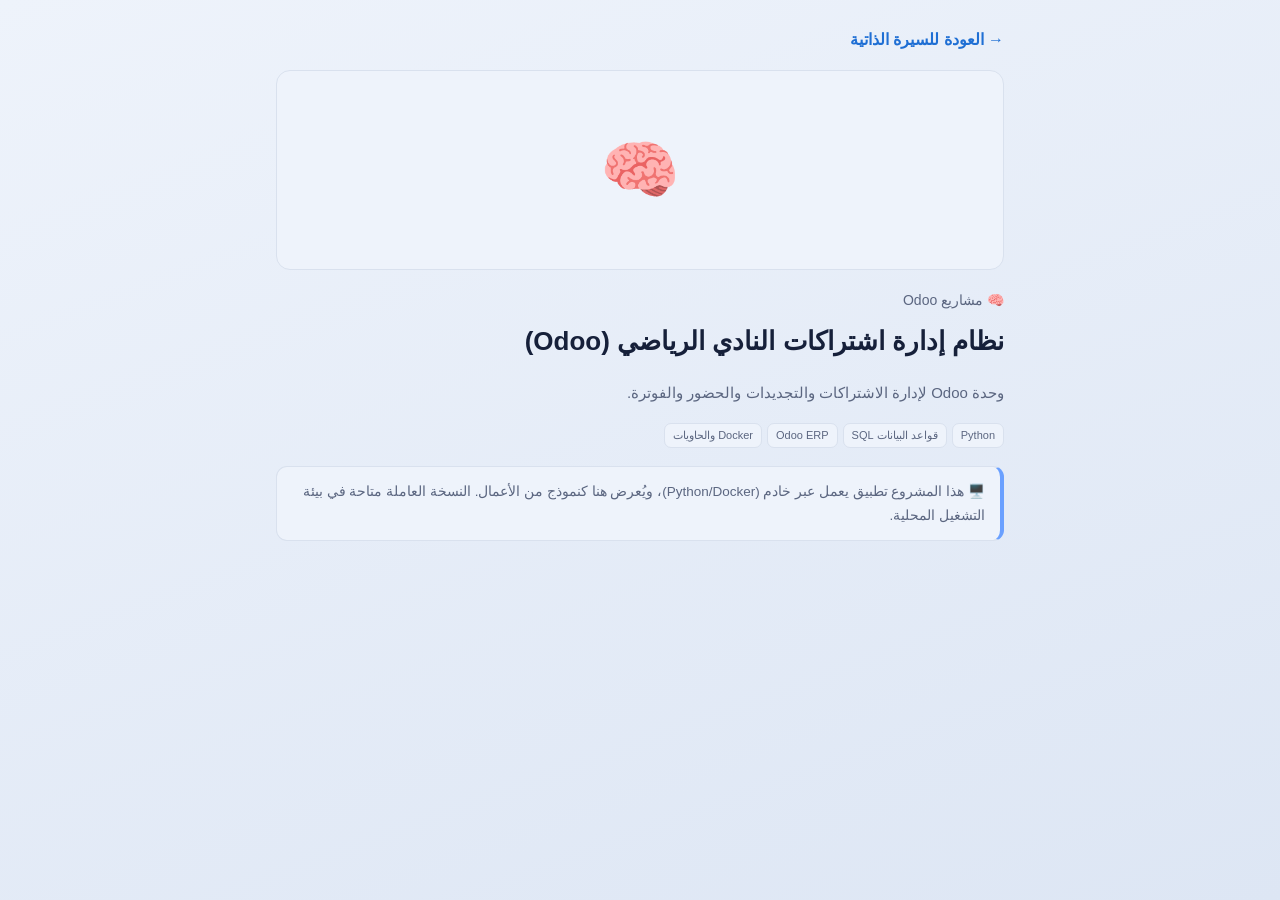
<file: projects/odoo-1-gym-membership.html>
<!DOCTYPE html>
<html lang="ar" dir="rtl" data-theme="light">
<head>
<meta charset="UTF-8"><meta name="viewport" content="width=device-width, initial-scale=1">
<title>نظام إدارة اشتراكات النادي الرياضي (Odoo)</title>
<link rel="stylesheet" href="../styles.css">
<style>
  body{max-width:760px;margin:0 auto;padding:26px 16px}
  .dback{display:inline-block;margin-bottom:16px;color:var(--accent);text-decoration:none;font-weight:700}
  .dthumb{width:100%;border-radius:14px;border:1px solid var(--border);margin-bottom:18px}
  .dthumb.ph{height:200px;display:grid;place-items:center;font-size:64px;background:var(--chip)}
  .dsec{color:var(--muted);font-size:14px;margin-bottom:6px}
  h1{margin:.1em 0 .4em;font-size:26px}
  .dnote{color:var(--muted);font-size:15px;line-height:1.85;margin-bottom:16px}
  .dserver{background:var(--chip);border:1px solid var(--border);border-inline-start:4px solid #6aa0ff;
    border-radius:11px;padding:13px 15px;font-size:13.5px;color:var(--muted);margin-top:18px}
</style>
</head>
<body>
<a class="dback" href="../index.html">→ العودة للسيرة الذاتية</a>
<div class="dthumb ph">🧠</div>
<div class="dsec">🧠 مشاريع Odoo</div>
<h1>نظام إدارة اشتراكات النادي الرياضي (Odoo)</h1>
<p class="dnote">وحدة Odoo لإدارة الاشتراكات والتجديدات والحضور والفوترة.</p>
<div class="fchips"><span class="fchip">Python</span><span class="fchip">قواعد البيانات SQL</span><span class="fchip">Odoo ERP</span><span class="fchip">Docker والحاويات</span></div>
<div class="dserver">🖥️ هذا المشروع تطبيق يعمل عبر خادم (Python/Docker)، ويُعرض هنا كنموذج
  من الأعمال. النسخة العاملة متاحة في بيئة التشغيل المحلية.</div>
</body>
</html>
</file>
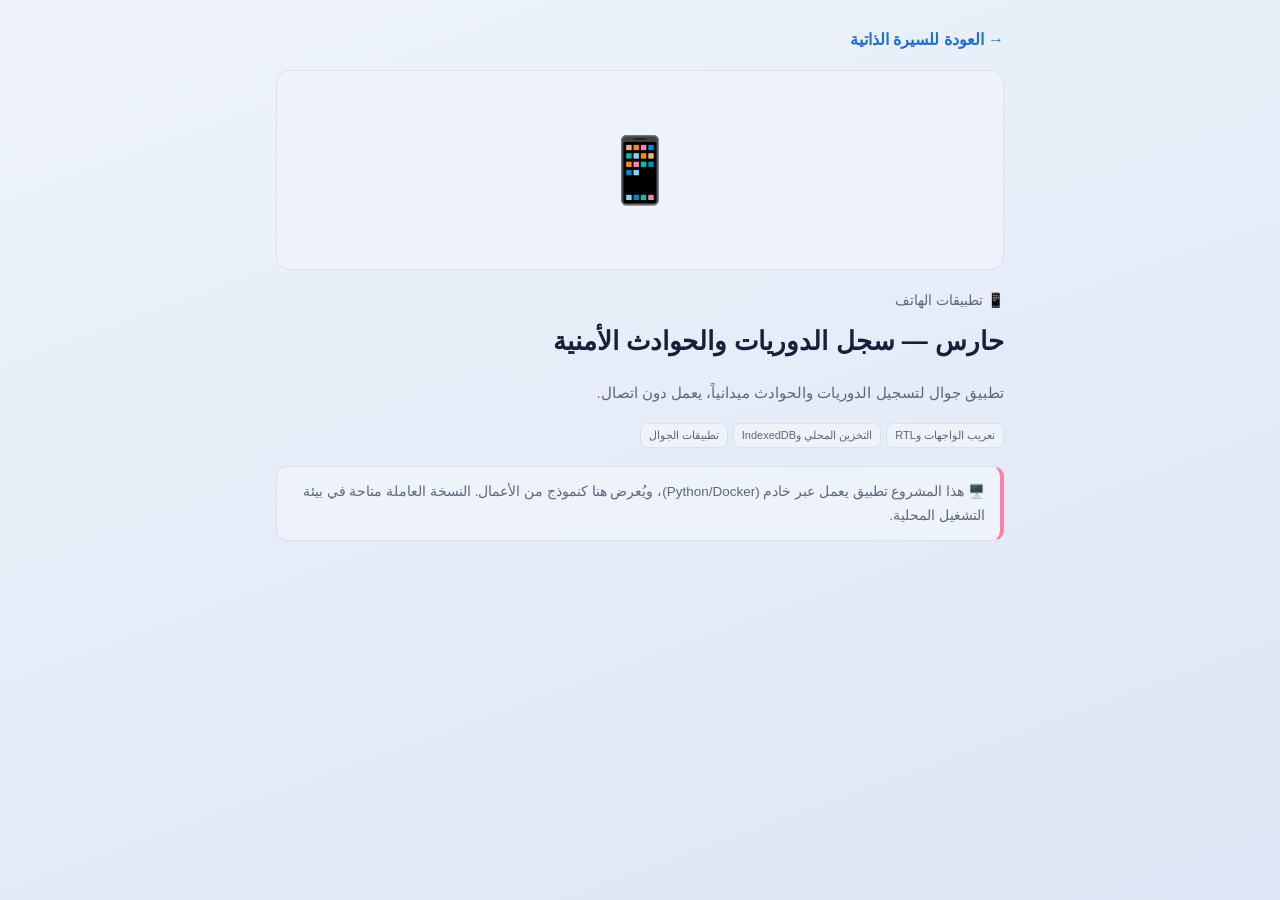
<file: projects/phone-applications-01-patrol-log.html>
<!DOCTYPE html>
<html lang="ar" dir="rtl" data-theme="light">
<head>
<meta charset="UTF-8"><meta name="viewport" content="width=device-width, initial-scale=1">
<title>حارس — سجل الدوريات والحوادث الأمنية</title>
<link rel="stylesheet" href="../styles.css">
<style>
  body{max-width:760px;margin:0 auto;padding:26px 16px}
  .dback{display:inline-block;margin-bottom:16px;color:var(--accent);text-decoration:none;font-weight:700}
  .dthumb{width:100%;border-radius:14px;border:1px solid var(--border);margin-bottom:18px}
  .dthumb.ph{height:200px;display:grid;place-items:center;font-size:64px;background:var(--chip)}
  .dsec{color:var(--muted);font-size:14px;margin-bottom:6px}
  h1{margin:.1em 0 .4em;font-size:26px}
  .dnote{color:var(--muted);font-size:15px;line-height:1.85;margin-bottom:16px}
  .dserver{background:var(--chip);border:1px solid var(--border);border-inline-start:4px solid #ff809f;
    border-radius:11px;padding:13px 15px;font-size:13.5px;color:var(--muted);margin-top:18px}
</style>
</head>
<body>
<a class="dback" href="../index.html">→ العودة للسيرة الذاتية</a>
<div class="dthumb ph">📱</div>
<div class="dsec">📱 تطبيقات الهاتف</div>
<h1>حارس — سجل الدوريات والحوادث الأمنية</h1>
<p class="dnote">تطبيق جوال لتسجيل الدوريات والحوادث ميدانياً، يعمل دون اتصال.</p>
<div class="fchips"><span class="fchip">تعريب الواجهات وRTL</span><span class="fchip">التخزين المحلي وIndexedDB</span><span class="fchip">تطبيقات الجوال</span></div>
<div class="dserver">🖥️ هذا المشروع تطبيق يعمل عبر خادم (Python/Docker)، ويُعرض هنا كنموذج
  من الأعمال. النسخة العاملة متاحة في بيئة التشغيل المحلية.</div>
</body>
</html>
</file>
<file: styles.css>
/* ═══ السيرة الذاتية ومعرض الأعمال — تصميم ثنائي اللغة (RTL/LTR) + طباعة PDF ═══ */

:root{
  --bg1:#eef3fb; --bg2:#dde6f4; --panel:#ffffff; --card:#ffffff;
  --text:#16203a; --muted:#5b6680; --border:#d9e1ee; --chip:#eef3fb;
  --accent:#1f6fd4; --accent2:#10b981; --shadow:0 6px 22px rgba(20,40,80,.08);
  --radius:16px;
}
html[data-theme="dark"]{
  --bg1:#141f38; --bg2:#0b1120; --panel:#16213a; --card:#16213a;
  --text:#e8eefc; --muted:#9aa8c4; --border:#28345a; --chip:#1e2a47;
  --accent:#5b9bf5; --accent2:#34d399; --shadow:0 6px 22px rgba(0,0,0,.35);
}

*{box-sizing:border-box}
html,body{margin:0;padding:0}
body{
  font-family:"Cairo","Segoe UI",Tahoma,sans-serif;
  background:linear-gradient(160deg,var(--bg1),var(--bg2));
  color:var(--text); min-height:100vh; line-height:1.75;
}
html[data-lang="en"] body{font-family:"Inter","Segoe UI",sans-serif;line-height:1.65}
html[dir="ltr"]{direction:ltr}

.loader{position:fixed;inset:0;display:grid;place-items:center;background:var(--bg2);
  color:var(--muted);font-size:15px;z-index:99}
.loader.hidden{display:none}

/* ── الشريط العلوي ── */
.topbar{position:sticky;top:0;z-index:20;background:color-mix(in srgb,var(--panel) 88%,transparent);
  backdrop-filter:blur(10px);border-bottom:1px solid var(--border)}
.tb-in{max-width:1140px;margin:0 auto;padding:10px 16px;display:flex;align-items:center;gap:8px}
.tb-title{font-size:15px}
.tb-sp{flex:1}
.tb-btn{display:inline-flex;align-items:center;gap:6px;border:1px solid var(--border);
  background:var(--card);color:var(--text);border-radius:10px;padding:7px 12px;font:inherit;
  font-size:14px;cursor:pointer;text-decoration:none;transition:.15s}
.tb-btn:hover{border-color:var(--accent);transform:translateY(-1px)}
.tb-btn.primary{background:var(--accent);border-color:var(--accent);color:#fff;font-weight:700}

/* ── التخطيط ── */
.page{max-width:1140px;margin:0 auto;padding:22px 16px 60px}
.card{background:var(--card);border:1px solid var(--border);border-radius:var(--radius);
  box-shadow:var(--shadow);padding:22px;margin-bottom:18px}
.card h2{margin:0 0 14px;font-size:19px;display:flex;align-items:center;gap:9px;
  padding-bottom:9px;border-bottom:2px solid var(--accent)}
.cols{display:grid;grid-template-columns:1.65fr 1fr;gap:18px;align-items:start}
@media(max-width:900px){.cols{grid-template-columns:1fr}}

/* ── الترويسة ── */
.hero{display:grid;grid-template-columns:1.6fr 1fr;gap:24px}
@media(max-width:820px){.hero{grid-template-columns:1fr}}
.hero h1{margin:0 0 4px;font-size:31px;font-weight:800;letter-spacing:-.3px}
.hero .role{margin:0 0 12px;color:var(--accent);font-weight:700;font-size:16px}
.hero .summary{margin:0 0 14px;color:var(--muted);font-size:14.5px}
.contact{list-style:none;margin:0;padding:0;display:flex;flex-wrap:wrap;gap:8px}
.contact li{background:var(--chip);border:1px solid var(--border);border-radius:9px;
  padding:5px 11px;font-size:13px}
.contact a{color:inherit;text-decoration:none}
.hero-stats{display:grid;grid-template-columns:1fr 1fr;gap:10px;align-content:start}
.stat{background:var(--chip);border:1px solid var(--border);border-radius:12px;padding:13px;text-align:center}
.stat b{display:block;font-size:25px;color:var(--accent);line-height:1.2}
.stat span{font-size:11.5px;color:var(--muted)}

/* ── التبويبات ── */
.tabs{display:flex;flex-wrap:wrap;gap:8px;margin-bottom:16px}
.tabs a{background:var(--card);border:1px solid var(--border);border-radius:999px;
  padding:6px 14px;font-size:13px;text-decoration:none;color:var(--muted);transition:.15s}
.tabs a:hover{color:var(--accent);border-color:var(--accent)}

/* ── الخط الزمني للخبرة ── */
.timeline{position:relative;padding-inline-start:20px}
.timeline::before{content:"";position:absolute;inset-inline-start:4px;top:6px;bottom:6px;
  width:2px;background:var(--border)}
.tl-item{position:relative;margin-bottom:20px}
.tl-item:last-child{margin-bottom:0}
.tl-item::before{content:"";position:absolute;inset-inline-start:-20px;top:8px;width:10px;height:10px;
  border-radius:50%;background:var(--card);border:2px solid var(--accent)}
.tl-item.current::before{background:var(--accent2);border-color:var(--accent2);
  box-shadow:0 0 0 4px color-mix(in srgb,var(--accent2) 22%,transparent)}
.tl-head{display:flex;flex-wrap:wrap;justify-content:space-between;gap:6px;align-items:baseline}
.tl-role{font-weight:700;font-size:15.5px}
.tl-period{font-size:12px;color:var(--muted);background:var(--chip);border-radius:8px;padding:2px 9px;white-space:nowrap}
.tl-org{color:var(--accent);font-size:13.5px;margin-bottom:5px}
.bullets{margin:0;padding-inline-start:19px;color:var(--muted);font-size:13.8px}
.bullets li{margin-bottom:4px}

/* ── المهارات الآلية ── */
.hint{margin:-6px 0 14px;font-size:12.5px;color:var(--muted)}
.skillcats{display:grid;gap:16px}
.skillcat h3{margin:0 0 9px;font-size:14px;color:var(--muted);font-weight:700}
.skill{margin-bottom:9px}
.skill-top{display:flex;justify-content:space-between;font-size:13.5px;margin-bottom:3px;gap:8px}
.skill-top b{font-weight:600}
.skill-n{color:var(--muted);font-size:11.5px;white-space:nowrap}
.bar{height:7px;border-radius:99px;background:var(--chip);overflow:hidden}
.bar i{display:block;height:100%;border-radius:99px;
  background:linear-gradient(90deg,var(--accent),var(--accent2));
  width:0;transition:width .8s cubic-bezier(.2,.8,.2,1)}

/* ── رأس «أعمالي» والتبديل بين الأوضاع ── */
.libhead{display:flex;flex-wrap:wrap;align-items:center;justify-content:space-between;gap:10px;
  margin-bottom:12px;padding-bottom:9px;border-bottom:2px solid var(--accent)}
.libhead h2{margin:0;border:none;padding:0}
.segmented{display:inline-flex;background:var(--chip);border:1px solid var(--border);
  border-radius:10px;padding:3px;gap:2px}
.segmented button{border:none;background:none;color:var(--muted);font:inherit;font-size:12.5px;
  font-weight:700;padding:6px 12px;border-radius:8px;cursor:pointer;white-space:nowrap;transition:.14s}
.segmented button:hover{color:var(--text)}
.segmented button.on{background:var(--accent);color:#fff}
.libsearch{width:100%;box-sizing:border-box;margin-bottom:12px;padding:9px 13px;font:inherit;
  font-size:14px;border:1px solid var(--border);border-radius:10px;background:var(--card);color:var(--text)}
.libsearch:focus{outline:none;border-color:var(--accent)}
.libmore{text-align:center;margin-top:14px}
.libmore button{background:var(--card);border:1px solid var(--border);color:var(--accent);
  font:inherit;font-weight:700;padding:8px 22px;border-radius:10px;cursor:pointer}
.libmore button:hover{border-color:var(--accent)}
/* بطاقة الفهرس: أصغر، بلا صورة كبيرة */
.fcard.compact .fthumb{height:74px;font-size:26px}
.fcard.compact .fname{font-size:13.5px;margin-bottom:4px}
.fcard.plain{cursor:default}
.fcard.plain:hover{transform:none;box-shadow:none;border-color:var(--border)}

/* ── المشاريع المختارة ── */
/* «مختارة»: ثلاثة أعمدة ثابتة لبطاقات أكبر، تتجاوب للأضيق */
.fgrid{display:grid;grid-template-columns:repeat(3,1fr);gap:14px}
@media(max-width:820px){.fgrid{grid-template-columns:repeat(2,1fr)}}
@media(max-width:520px){.fgrid{grid-template-columns:1fr}}
/* وضعا المكتبة (بطاقات مختصرة): كثافة أعلى لأن العناصر مئات */
.fgrid:has(.compact){grid-template-columns:repeat(auto-fill,minmax(190px,1fr))}
.fcard{display:flex;flex-direction:column;text-decoration:none;color:inherit;
  background:var(--card);border:1px solid var(--border);
  border-top:3px solid var(--sc,var(--accent));border-radius:13px;overflow:hidden;transition:.16s}
.fcard:hover{transform:translateY(-3px);box-shadow:var(--shadow);border-color:var(--sc)}
.fthumb{width:100%;height:132px;object-fit:cover;object-position:top;display:block;
  background:var(--chip)}
.fthumb.ph{display:grid;place-items:center;font-size:40px}
.fbody{padding:12px 13px 13px}
.fsec{font-size:11.5px;color:var(--muted);margin-bottom:3px}
.fname{font-weight:700;font-size:14.5px;line-height:1.45;margin-bottom:5px}
.fnote{margin:0 0 9px;font-size:12.8px;color:var(--muted);line-height:1.6}
.fchips{display:flex;flex-wrap:wrap;gap:5px}
.fchip{background:var(--chip);border:1px solid var(--border);border-radius:7px;
  padding:2px 8px;font-size:11px;color:var(--muted)}

/* ── أقسام المعرض ── */
.secgrid{display:grid;grid-template-columns:repeat(auto-fill,minmax(168px,1fr));gap:11px}
.seccard{display:block;text-decoration:none;color:inherit;background:var(--chip);
  border:1px solid var(--border);border-inline-start:4px solid var(--sc,var(--accent));
  border-radius:12px;padding:13px;transition:.16s}
.seccard:hover{transform:translateY(-3px);box-shadow:var(--shadow)}
.seccard .ic{font-size:22px}
.seccard .nm{font-weight:700;font-size:13.5px;margin:5px 0 2px}
.seccard .ct{font-size:12px;color:var(--muted)}

/* ── قوائم التعريف ── */
.deflist{margin:0}
.deflist dt{font-weight:700;font-size:13.5px;color:var(--accent);margin-top:11px}
.deflist dt:first-child{margin-top:0}
.deflist dd{margin:2px 0 0;font-size:13.3px;color:var(--muted)}
.edu{margin-bottom:14px}
.edu:last-child{margin-bottom:0}
.edu b{font-size:14.5px}
.edu .org{color:var(--accent);font-size:13.3px}
.edu .meta{font-size:12.5px;color:var(--muted)}

.foot{text-align:center;color:var(--muted);font-size:12px;padding:14px}

/* رمز QR — مخفيّ على الشاشة، يظهر عند الطباعة فقط */
.printqr{display:none}

/* ══ الطباعة / PDF ══ */
@media print{
  @page{size:A4;margin:12mm}
  .noprint{display:none !important}
  body{background:#fff;color:#000;line-height:1.5;font-size:11pt}
  .page{max-width:none;padding:0}
  .card{box-shadow:none;border:none;border-radius:0;padding:0 0 10px;margin-bottom:12px;
    break-inside:avoid}
  .card h2{font-size:13pt;border-bottom:1.5pt solid #333;color:#000}
  .cols{grid-template-columns:1.6fr 1fr;gap:16px}
  .hero{grid-template-columns:1fr;gap:8px}
  .hero-stats{display:none}
  .hero h1{font-size:20pt}
  /* رمز QR في ترويسة السيرة المطبوعة */
  .printqr{display:flex;align-items:center;gap:10px;margin-top:6px}
  .printqr .qrbox{width:82px;height:82px;flex:0 0 auto}
  .printqr .qr{width:82px;height:82px;shape-rendering:crispedges}
  .printqr span{font-size:8.5pt;color:#333;line-height:1.5}
  .stat,.contact li{background:none;border:none;padding:0}
  .contact{gap:14px}
  .tl-item,.skillcat,.edu,.fcard{break-inside:avoid}
  /* في السيرة المطبوعة تُغني العناوين عن الصور — نُبقي النص والتقنيات فقط */
  .fthumb{display:none}
  .fgrid{grid-template-columns:1fr 1fr;gap:8px}
  .fcard{border:none;border-inline-start:2pt solid #444;border-radius:0}
  .fbody{padding:0 0 0 8px}
  .fchip{border:none;background:none;padding:0}
  .fchips{gap:0}
  .fchip::after{content:" · "}
  .fchip:last-child::after{content:""}
  .bar i{background:#444 !important;-webkit-print-color-adjust:exact;print-color-adjust:exact}
  a{color:#000;text-decoration:none}
}
</file>
<file: projects/websites-59-nfc-asset-gate/styles.css>
:root{
  --bg:#0b1220;
  --bg-2:#0f1a2e;
  --panel:#13203a;
  --panel-2:#172747;
  --line:#22335a;
  --text:#e7eefc;
  --muted:#93a4c6;
  --accent:#2f80ed;
  --accent-2:#1f6fe0;
  --ok:#1faa6b;
  --warn:#d98a1f;
  --danger:#d44848;
  --shadow:0 10px 30px rgba(0,0,0,.35);
  --radius:14px;
}

*{box-sizing:border-box}
html,body{margin:0;padding:0}
body{
  font-family:'Cairo',system-ui,-apple-system,Segoe UI,Tahoma,sans-serif;
  background:
    radial-gradient(1100px 500px at 100% -10%, rgba(47,128,237,.10), transparent 60%),
    radial-gradient(900px 500px at -10% 0%, rgba(31,170,107,.08), transparent 55%),
    var(--bg);
  color:var(--text);
  min-height:100vh;
  line-height:1.6;
}

/* ===== الشريط العلوي ===== */
.topbar{
  display:flex;align-items:center;justify-content:space-between;gap:16px;
  padding:18px 26px;
  background:linear-gradient(180deg, rgba(19,32,58,.95), rgba(11,18,32,.85));
  border-bottom:1px solid var(--line);
  position:sticky;top:0;z-index:20;
  backdrop-filter:blur(8px);
}
.brand{display:flex;align-items:center;gap:14px}
.logo{
  display:grid;place-items:center;width:48px;height:48px;border-radius:12px;
  background:linear-gradient(135deg,#1c3358,#0e1c34);
  color:var(--accent);border:1px solid var(--line);
  box-shadow:inset 0 0 0 1px rgba(47,128,237,.15);
}
.brand-text h1{font-size:20px;margin:0;font-weight:800;letter-spacing:.2px}
.brand-text p{margin:2px 0 0;color:var(--muted);font-size:13px}

.nfc-badge{
  display:flex;align-items:center;gap:9px;
  padding:9px 14px;border-radius:999px;font-size:13px;font-weight:600;
  border:1px solid var(--line);background:var(--panel);
}
.nfc-badge .dot{width:10px;height:10px;border-radius:50%;background:#777;box-shadow:0 0 0 4px rgba(255,255,255,.04)}
.nfc-badge.supported{border-color:rgba(31,170,107,.45);color:#7ee0b0}
.nfc-badge.supported .dot{background:var(--ok);box-shadow:0 0 0 4px rgba(31,170,107,.18)}
.nfc-badge.unsupported{border-color:rgba(217,138,31,.45);color:#f0c182}
.nfc-badge.unsupported .dot{background:var(--warn);box-shadow:0 0 0 4px rgba(217,138,31,.18)}
.nfc-badge.unknown .dot{animation:pulse 1.2s infinite}
@keyframes pulse{0%,100%{opacity:.4}50%{opacity:1}}

/* ===== تنبيه المحاكاة ===== */
.sim-notice{
  margin:16px 26px 0;padding:12px 16px;border-radius:12px;font-size:14px;
  background:linear-gradient(180deg, rgba(217,138,31,.14), rgba(217,138,31,.06));
  border:1px solid rgba(217,138,31,.4);color:#f3d3a0;
}
.sim-notice strong{color:#ffd9a0}

/* ===== التخطيط ===== */
.layout{
  display:grid;grid-template-columns:minmax(0,1fr) minmax(0,1.15fr);
  gap:20px;padding:22px 26px;max-width:1320px;margin:0 auto;
}
.col{display:flex;flex-direction:column;gap:20px}

/* ===== البطاقات ===== */
.card{
  background:linear-gradient(180deg,var(--panel),var(--bg-2));
  border:1px solid var(--line);border-radius:var(--radius);
  padding:20px;box-shadow:var(--shadow);
}
.card-head{display:flex;align-items:center;gap:10px;margin-bottom:6px}
.card-head.between{justify-content:space-between}
.card-head h2{display:flex;align-items:center;gap:9px;font-size:16px;margin:0;font-weight:700}
.card-head h2 svg{color:var(--accent)}
.muted{color:var(--muted);font-size:14px;margin:6px 0 14px}
.muted.small{font-size:13px;margin-top:14px;margin-bottom:0}

/* ===== الأزرار ===== */
.btn{
  appearance:none;border:1px solid transparent;cursor:pointer;
  font-family:inherit;font-weight:700;font-size:14px;
  padding:11px 18px;border-radius:11px;color:#fff;
  transition:transform .05s ease, filter .15s ease, background .15s ease;
}
.btn:hover{filter:brightness(1.08)}
.btn:active{transform:translateY(1px)}
.btn-primary{background:linear-gradient(180deg,var(--accent),var(--accent-2))}
.btn-ok{background:linear-gradient(180deg,#23bd7a,var(--ok))}
.btn-warn{background:linear-gradient(180deg,#e69a2e,var(--warn))}
.btn-danger{background:linear-gradient(180deg,#e25656,var(--danger))}
.btn-ghost{background:rgba(47,128,237,.12);border-color:rgba(47,128,237,.4);color:#bcd4ff}
.btn-outline{background:transparent;border-color:var(--line);color:var(--text)}
.btn-sm{padding:7px 13px;font-size:13px;border-radius:9px}
.btn-row{display:flex;gap:10px;flex-wrap:wrap}

/* ===== نتيجة المسح ===== */
.scan-result{
  margin-top:14px;border:1px dashed var(--line);border-radius:12px;
  padding:16px;background:rgba(7,13,26,.5);min-height:64px;
}
.scan-result.empty{display:grid;place-items:center}
.scan-result .placeholder{color:var(--muted);font-size:14px}
.kv{display:grid;grid-template-columns:120px 1fr;gap:6px 12px;font-size:14px}
.kv dt{color:var(--muted)}
.kv dd{margin:0;font-weight:600;word-break:break-word}

/* ===== النماذج ===== */
.form-grid{display:grid;grid-template-columns:1fr 1fr;gap:14px}
.field{display:flex;flex-direction:column;gap:6px;font-size:13px;color:var(--muted)}
.field-full{grid-column:1 / -1}
.field input,.field select{
  font-family:inherit;font-size:14px;color:var(--text);
  background:rgba(7,13,26,.6);border:1px solid var(--line);
  border-radius:10px;padding:11px 12px;outline:none;transition:border .15s ease, box-shadow .15s ease;
}
.field input:focus,.field select:focus{border-color:var(--accent);box-shadow:0 0 0 3px rgba(47,128,237,.2)}
.field select option{background:var(--bg-2)}

/* ===== شريط الأدوات + الجدول ===== */
.toolbar{display:flex;gap:10px;margin:6px 0 14px;align-items:center}
.search{
  flex:1;font-family:inherit;font-size:14px;color:var(--text);
  background:rgba(7,13,26,.6);border:1px solid var(--line);border-radius:10px;padding:10px 12px;outline:none;
}
.search:focus{border-color:var(--accent);box-shadow:0 0 0 3px rgba(47,128,237,.2)}

.table-wrap{overflow-x:auto;border-radius:10px}
.data-table{width:100%;border-collapse:collapse;font-size:13.5px}
.data-table th,.data-table td{padding:10px 12px;text-align:right;border-bottom:1px solid var(--line)}
.data-table thead th{color:var(--muted);font-weight:700;font-size:12.5px;background:rgba(7,13,26,.4)}
.data-table tbody tr:hover{background:rgba(47,128,237,.07)}
.row-del{
  background:transparent;border:1px solid var(--line);color:var(--muted);
  border-radius:8px;padding:4px 9px;cursor:pointer;font-size:12px;font-family:inherit;
}
.row-del:hover{border-color:var(--danger);color:#ff9a9a}

.status-tag{display:inline-block;padding:3px 10px;border-radius:999px;font-size:12px;font-weight:700;white-space:nowrap}
.st-avail{background:rgba(31,170,107,.16);color:#7ee0b0}
.st-held{background:rgba(47,128,237,.16);color:#aecbff}
.st-maint{background:rgba(217,138,31,.16);color:#f0c182}
.st-out{background:rgba(150,160,180,.16);color:#c4cee0}
.st-lost{background:rgba(212,72,72,.18);color:#ff9a9a}

.empty-state{padding:22px;text-align:center;color:var(--muted);font-size:14px}
.pill{font-size:12.5px;color:var(--muted);background:rgba(7,13,26,.5);border:1px solid var(--line);padding:5px 11px;border-radius:999px}

/* ===== سجل العمليات ===== */
.log-list{list-style:none;margin:6px 0 0;padding:0;max-height:340px;overflow-y:auto}
.log-list li{
  display:flex;gap:12px;align-items:flex-start;
  padding:10px 6px;border-bottom:1px solid var(--line);font-size:13.5px;
}
.log-list li:last-child{border-bottom:none}
.log-empty{color:var(--muted);justify-content:center}
.log-icon{flex:0 0 auto;width:30px;height:30px;border-radius:8px;display:grid;place-items:center;font-size:14px}
.log-body{flex:1}
.log-body .t{font-weight:700}
.log-body .meta{color:var(--muted);font-size:12px;margin-top:2px}
.lg-scan{background:rgba(47,128,237,.16);color:#aecbff}
.lg-write{background:rgba(31,170,107,.16);color:#7ee0b0}
.lg-out{background:rgba(217,138,31,.16);color:#f0c182}
.lg-in{background:rgba(31,170,107,.16);color:#7ee0b0}
.lg-err{background:rgba(212,72,72,.18);color:#ff9a9a}
.lg-info{background:rgba(150,160,180,.16);color:#c4cee0}

/* ===== التنبيهات ===== */
.toast-zone{position:fixed;bottom:22px;left:22px;display:flex;flex-direction:column;gap:10px;z-index:50}
.toast{
  min-width:240px;max-width:360px;padding:13px 16px;border-radius:12px;
  background:var(--panel-2);border:1px solid var(--line);box-shadow:var(--shadow);
  font-size:14px;animation:slideIn .25s ease;
}
.toast.ok{border-color:rgba(31,170,107,.5)}
.toast.warn{border-color:rgba(217,138,31,.5)}
.toast.err{border-color:rgba(212,72,72,.5)}
.toast .th{font-weight:700;margin-bottom:2px}
.toast .tb{color:var(--muted);font-size:13px}
@keyframes slideIn{from{opacity:0;transform:translateY(10px)}to{opacity:1;transform:none}}

.footer{
  text-align:center;color:var(--muted);font-size:12.5px;
  padding:18px;border-top:1px solid var(--line);margin-top:10px;
}

.hidden{display:none !important}

/* ===== استجابة ===== */
@media (max-width:920px){
  .layout{grid-template-columns:1fr}
  .form-grid{grid-template-columns:1fr}
  .topbar{flex-direction:column;align-items:flex-start;gap:12px}
}
</file>
